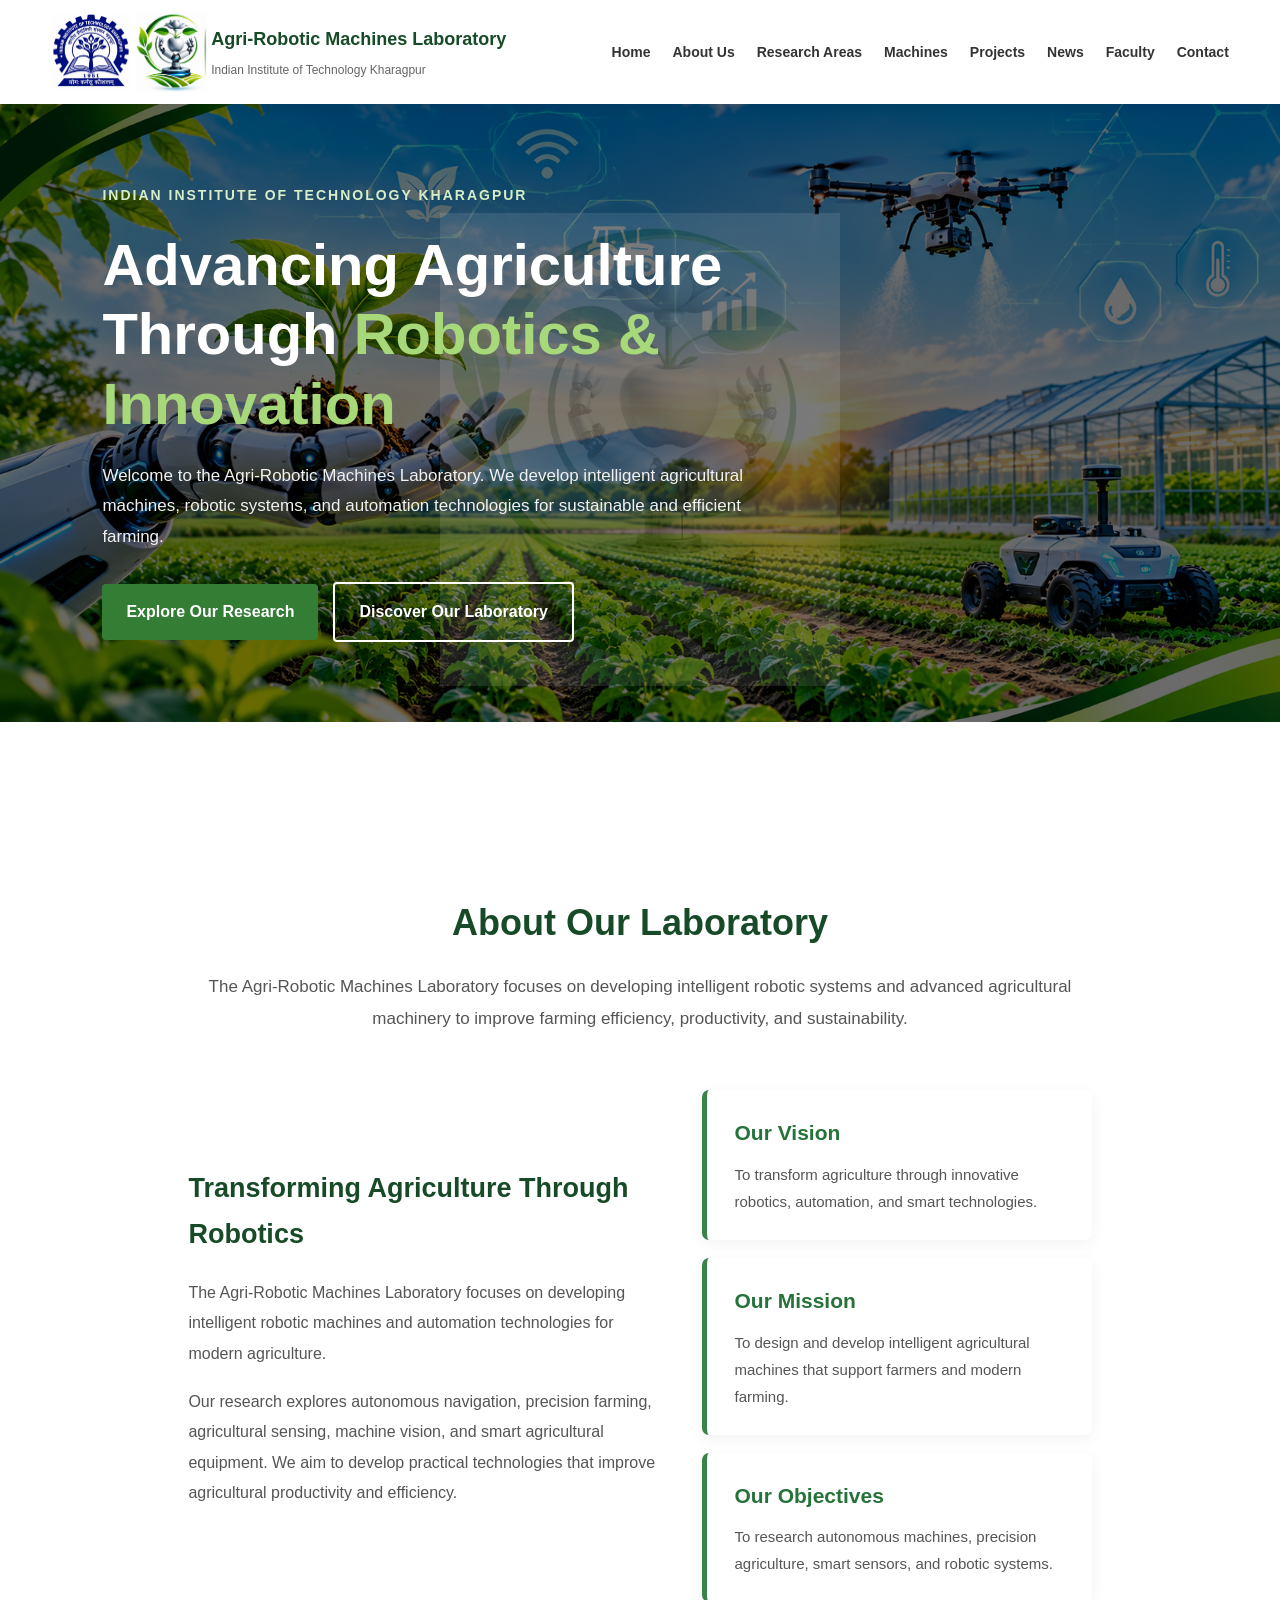
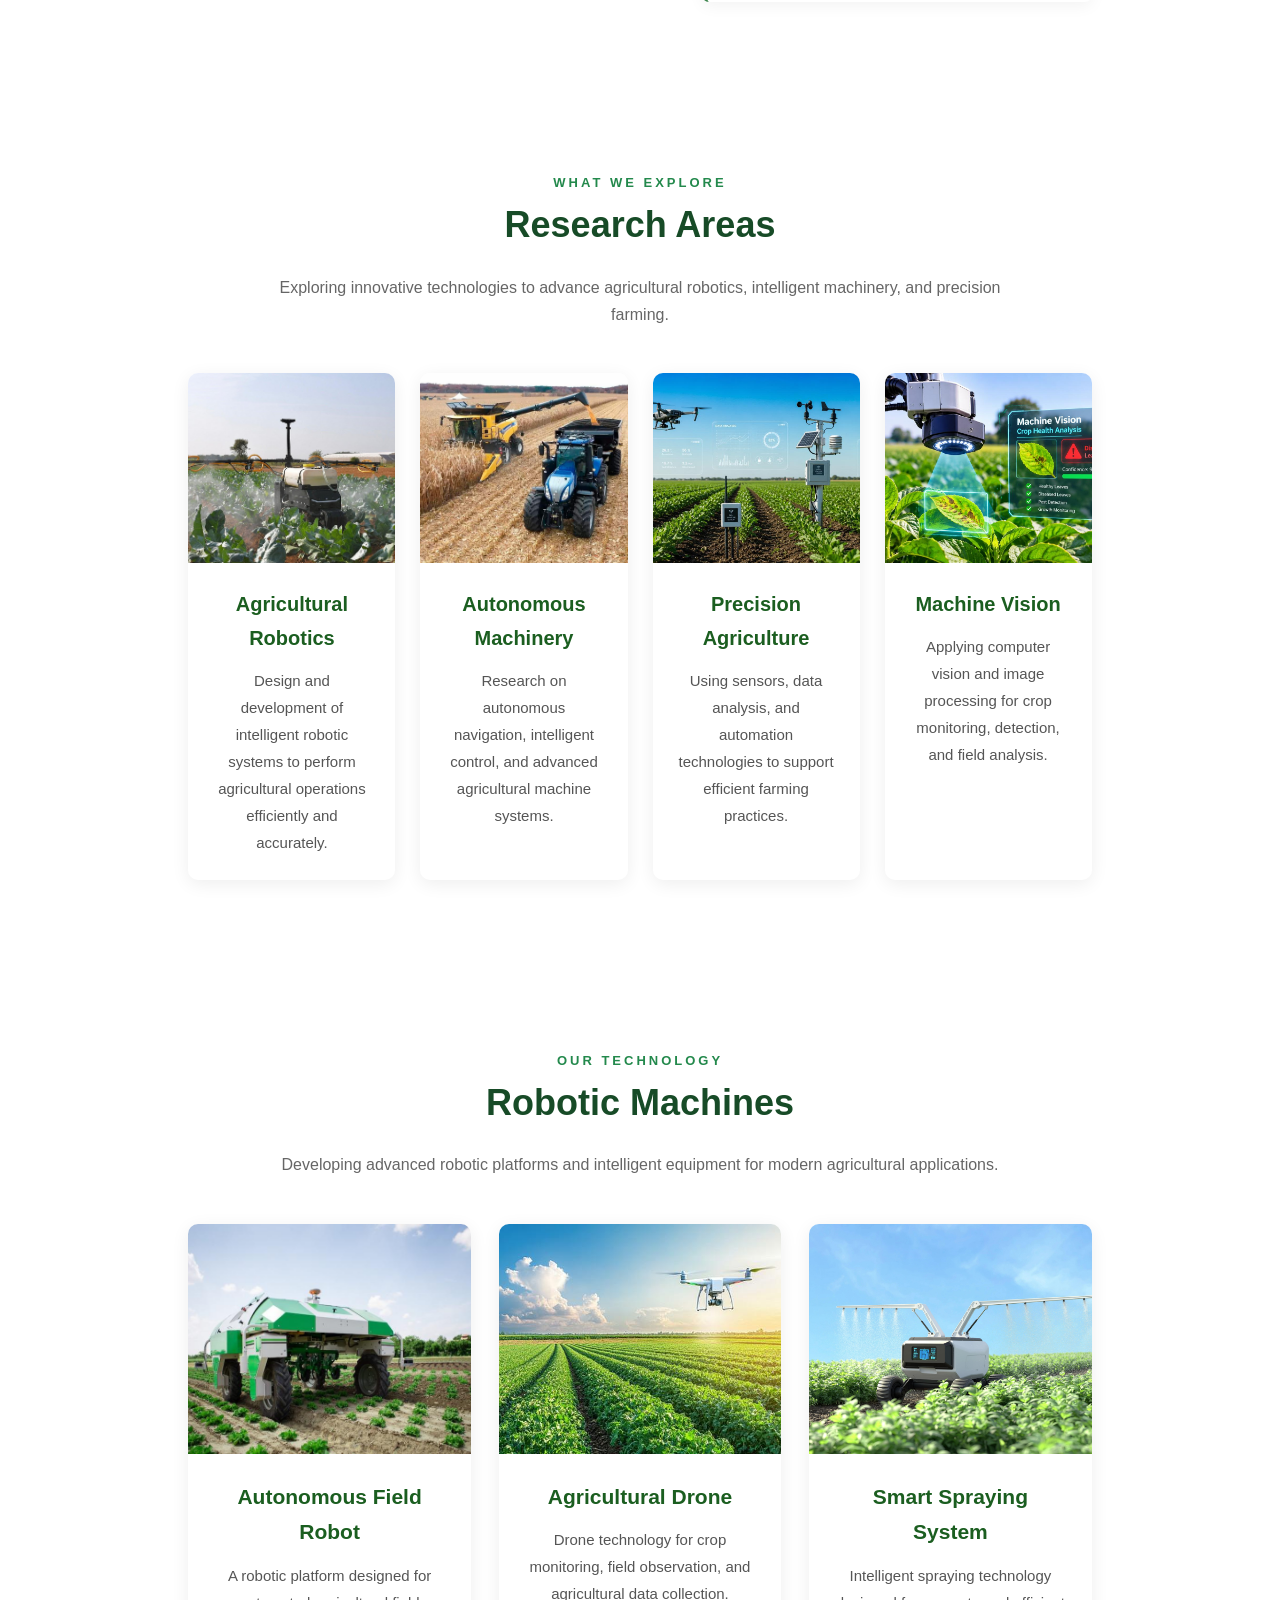
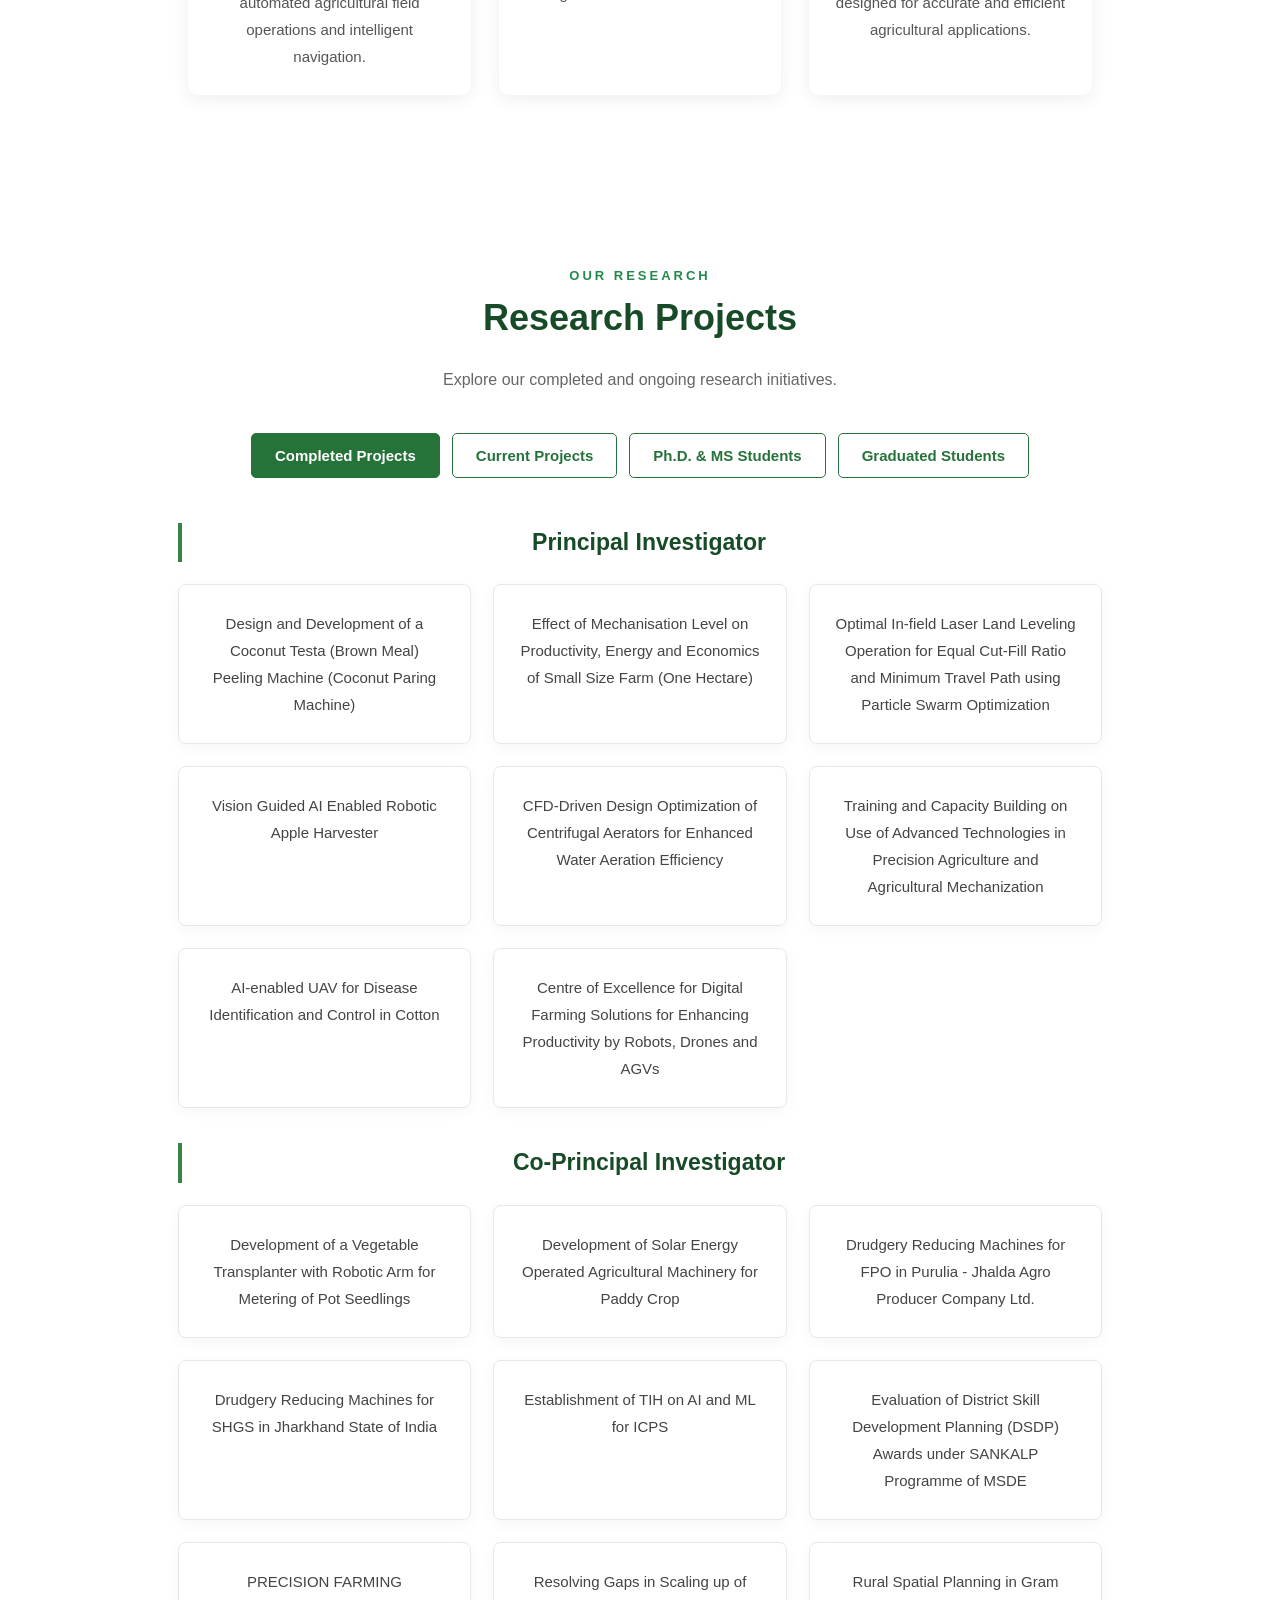
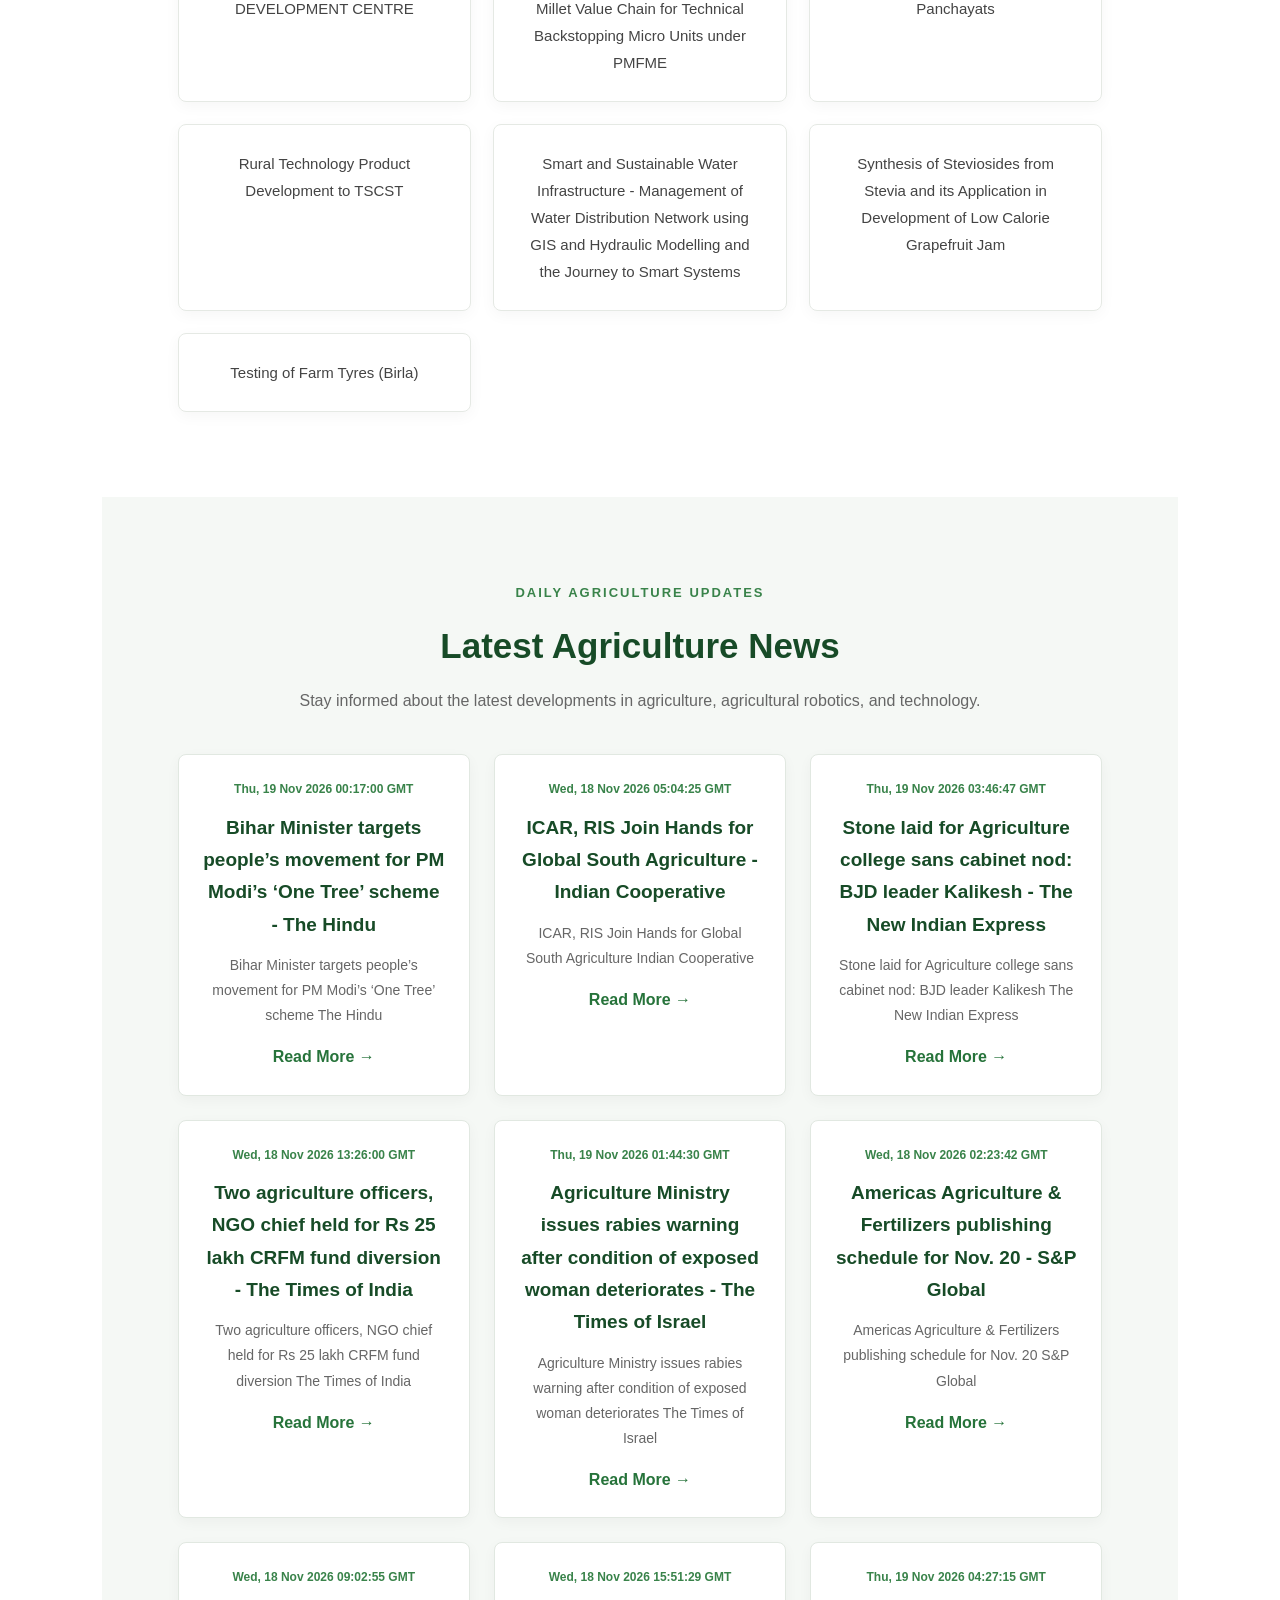
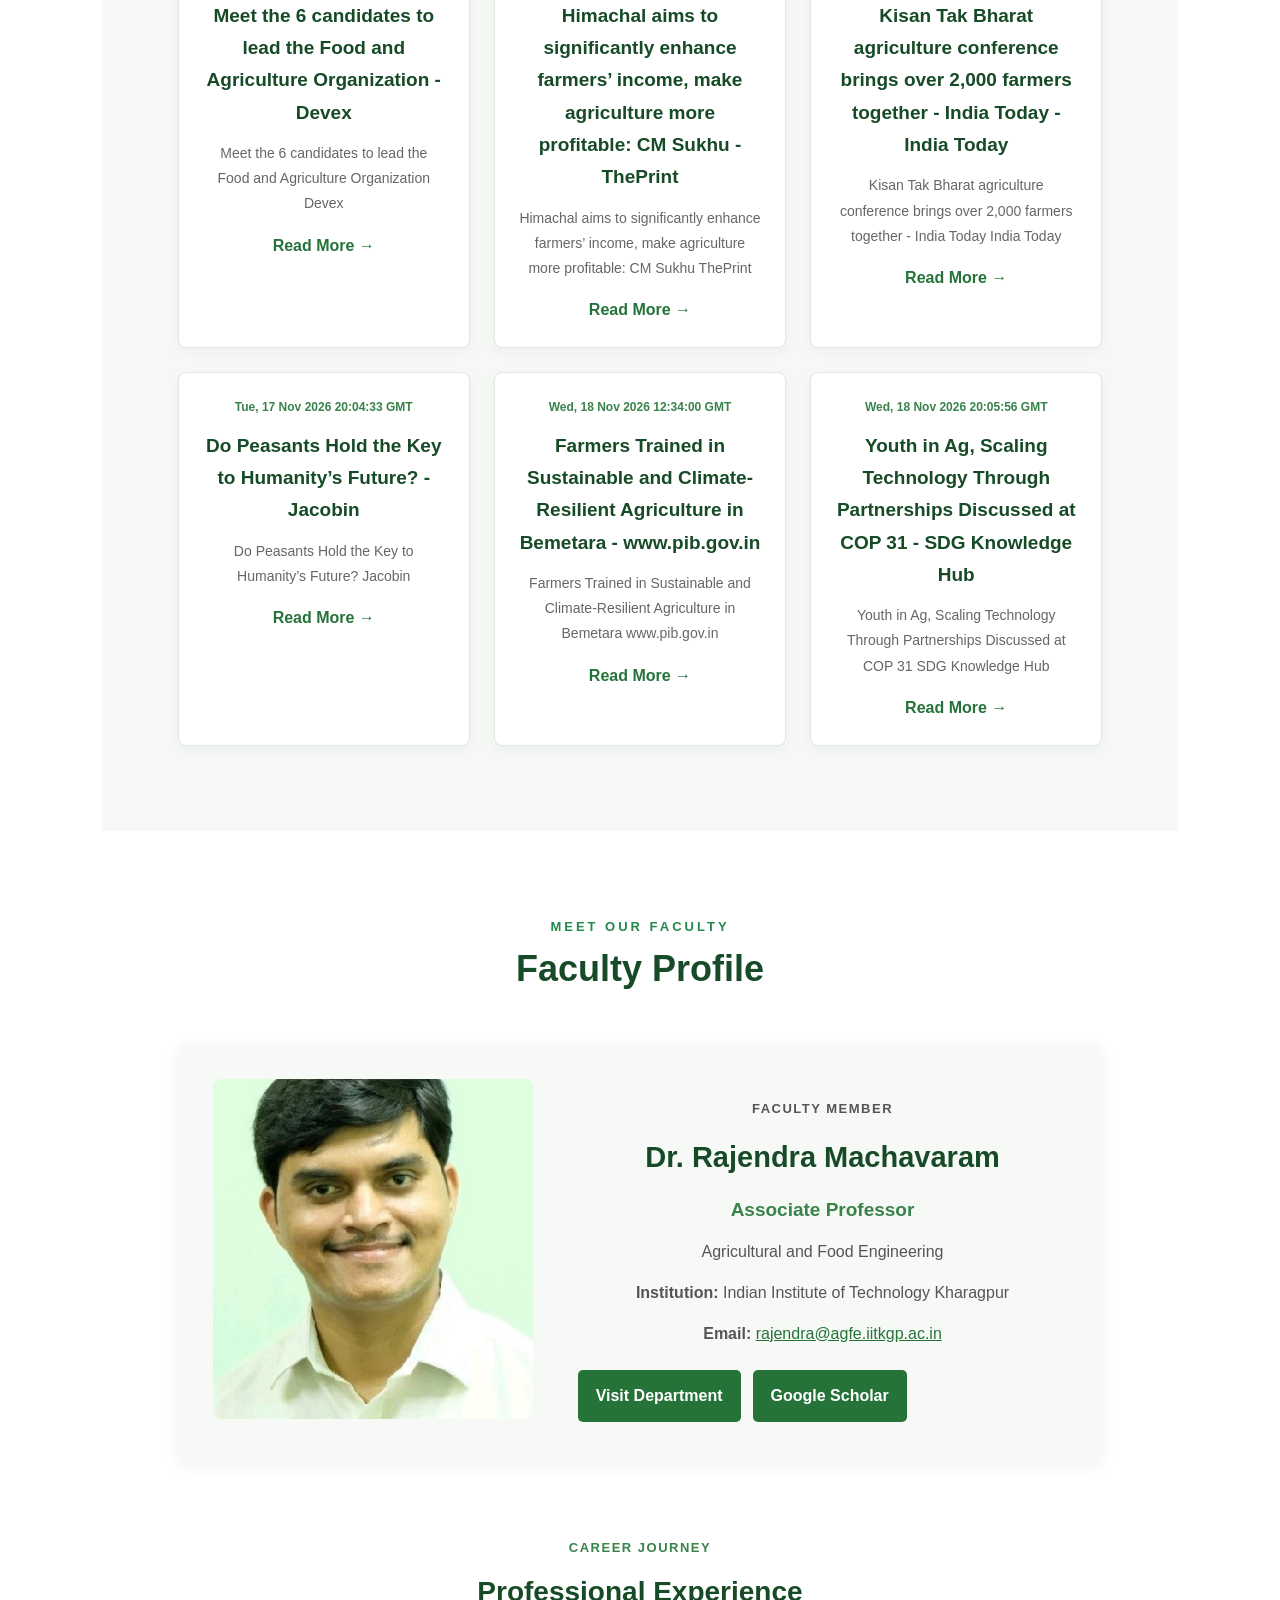
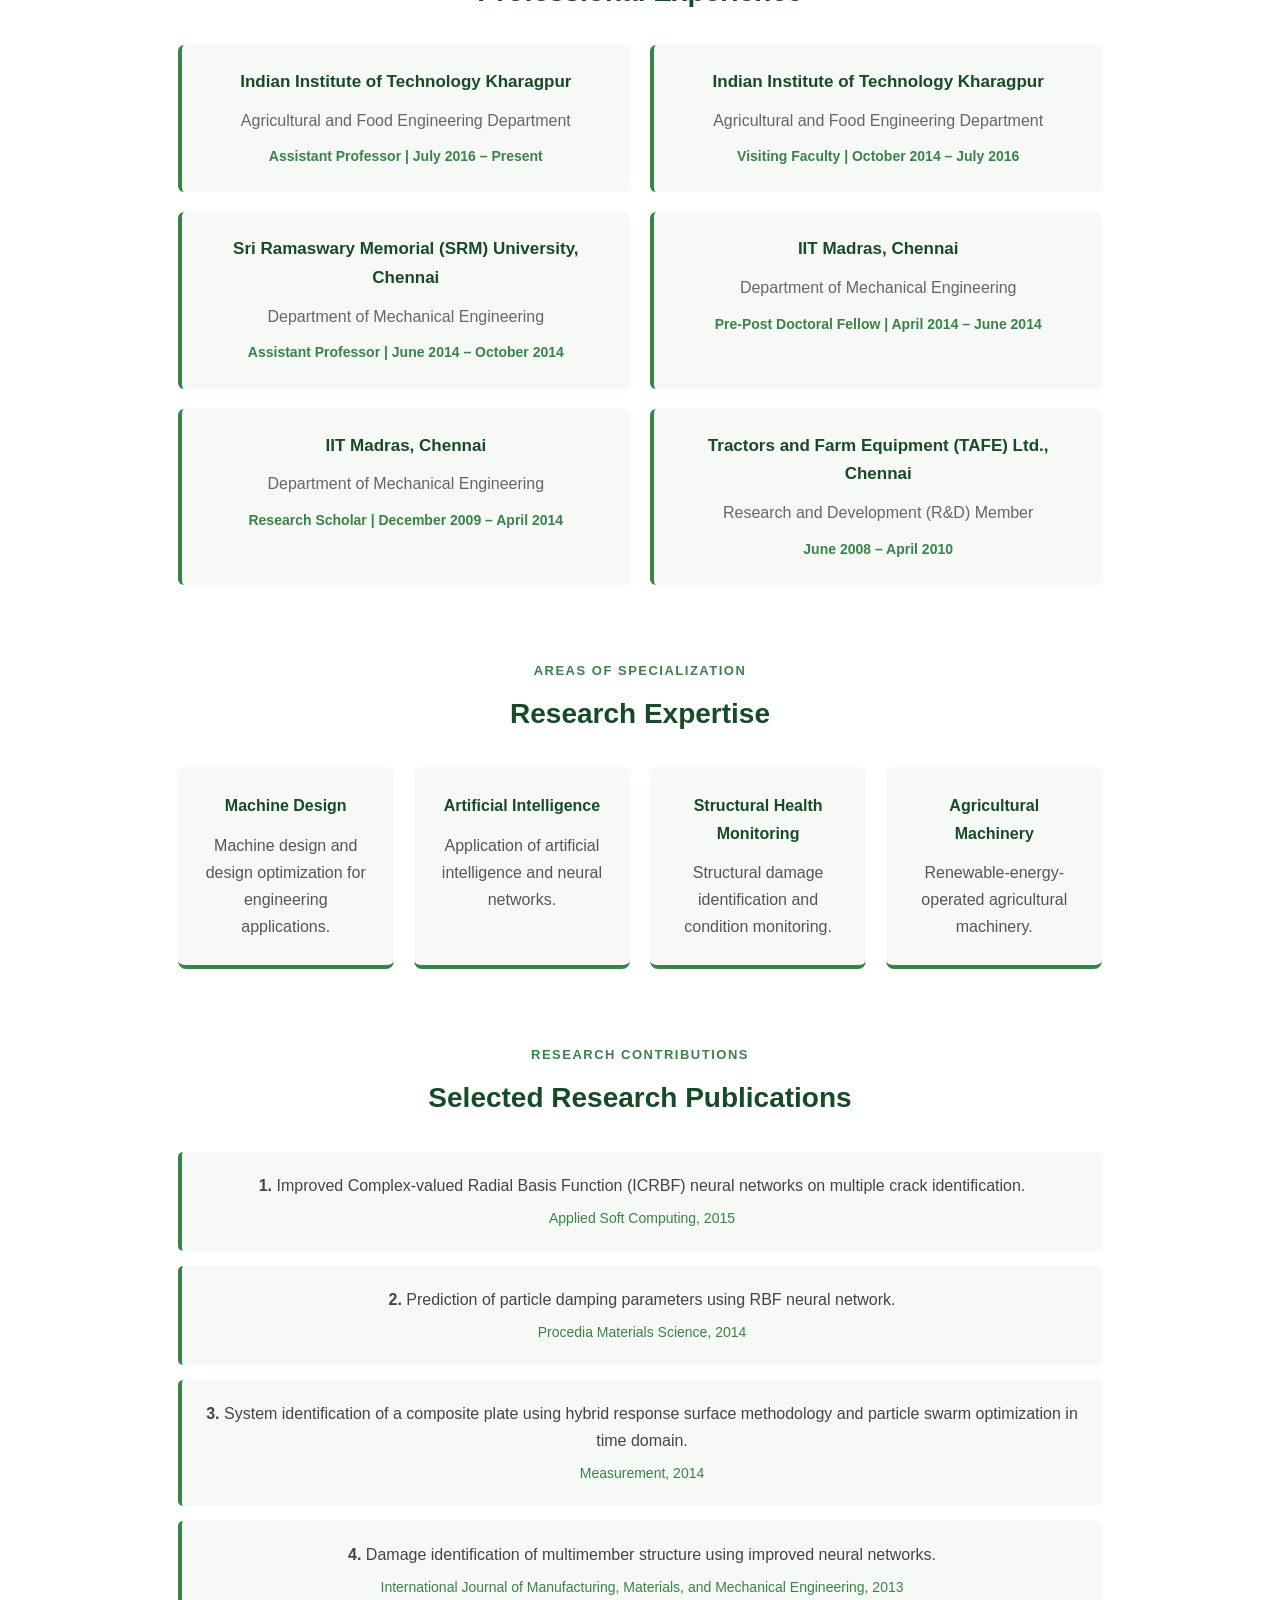
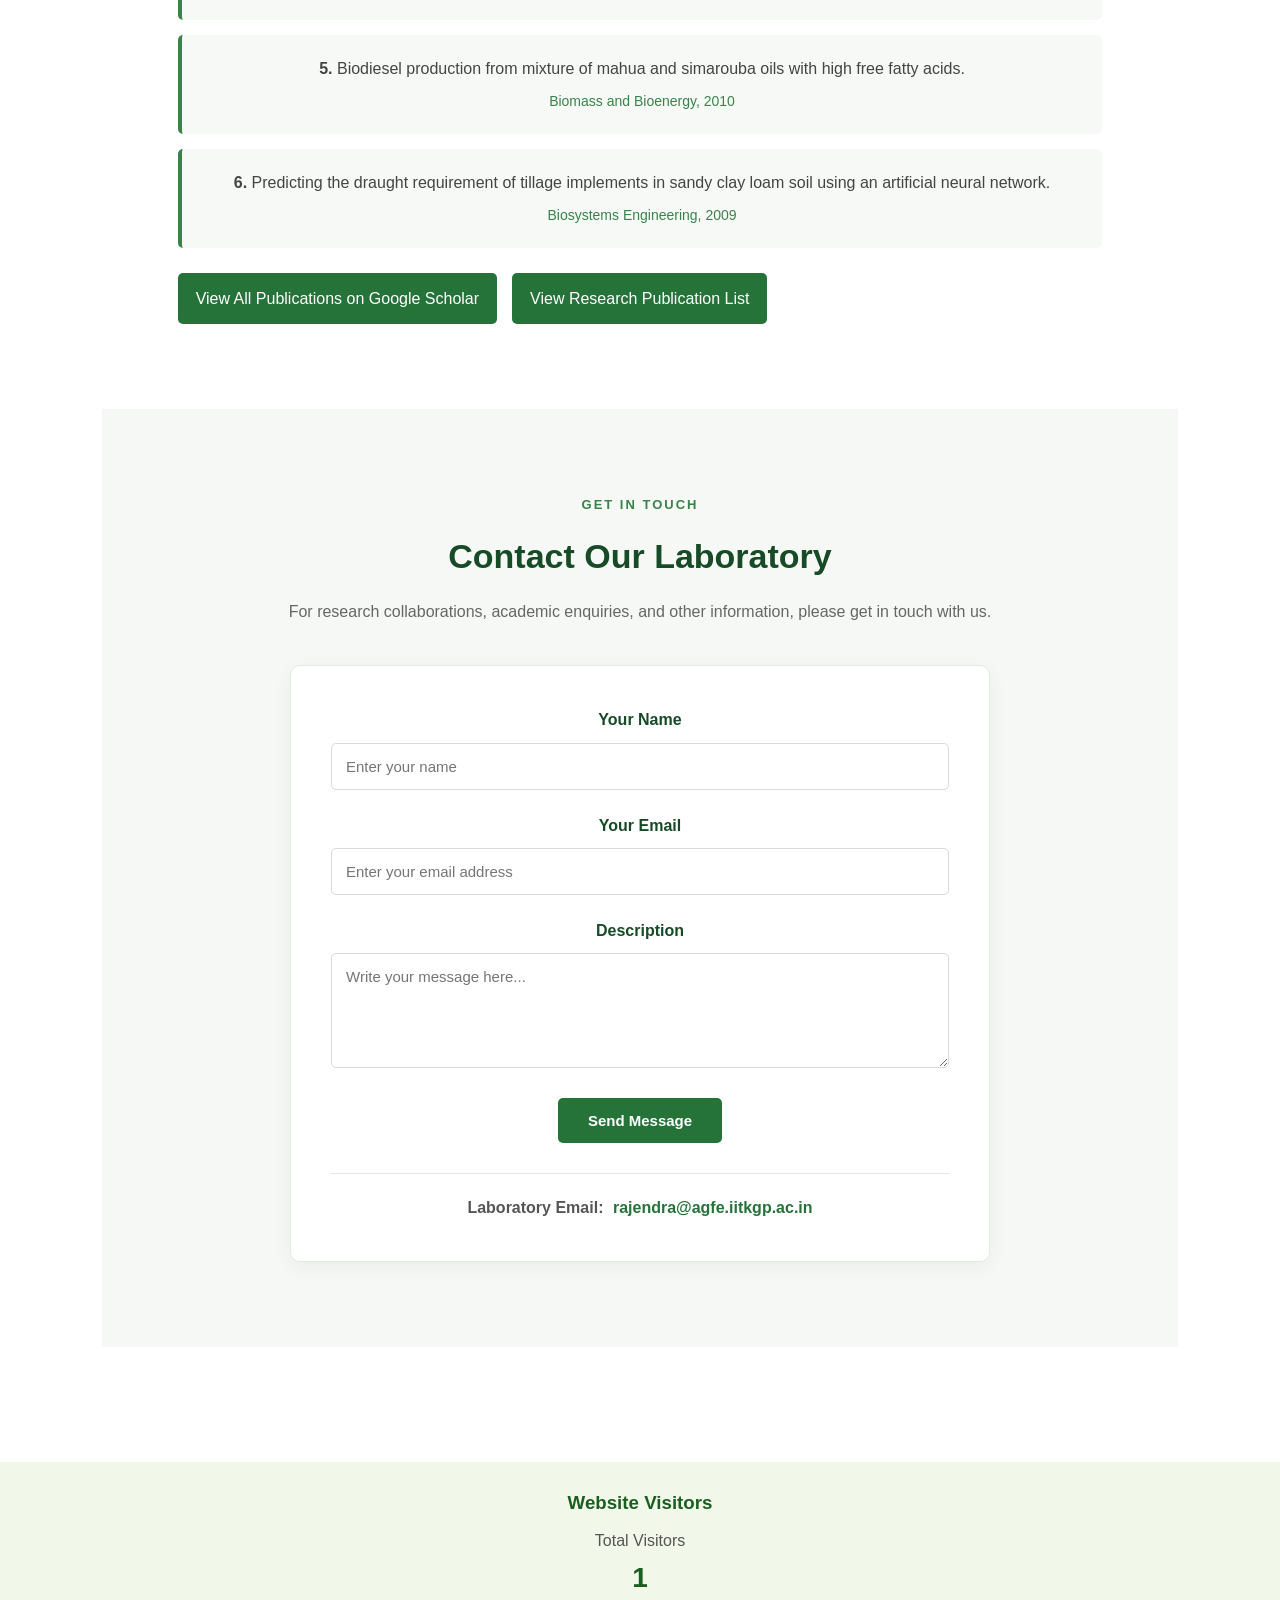
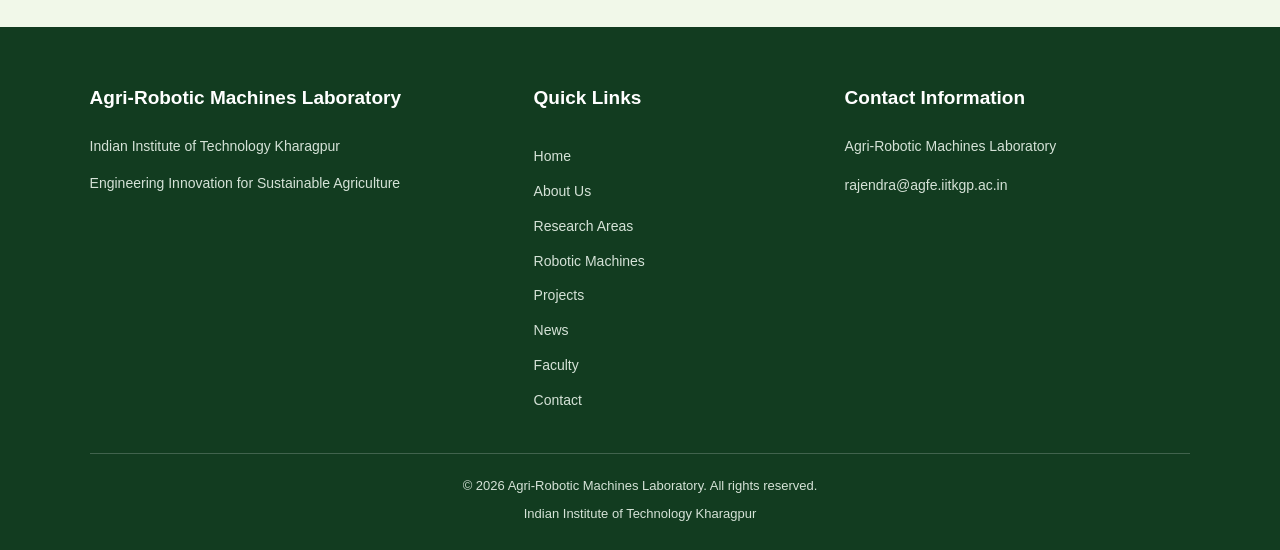
<file: index.html>
<!DOCTYPE html>
<html lang="en">

<head>
    <meta charset="UTF-8">
    <meta name="viewport" content="width=device-width, initial-scale=1.0">

    <title>Agri-Robotic Machines Laboratory</title>

    <link rel="stylesheet" href="style.css">

    <!-- Google Analytics -->
    <script async src="https://www.googletagmanager.com/gtag/js?id=G-37Z14BCY58"></script>
    <script>
        window.dataLayer = window.dataLayer || [];
        function gtag(){dataLayer.push(arguments);}
        gtag('js', new Date());
        gtag('config', 'G-37Z14BCY58');
    </script>

</head>

<body>


<!-- =========================================
     HEADER AND NAVIGATION
========================================= -->

<header class="site-header">
    <nav class="navbar">

        <a href="#home" class="logo">

            <img src="images/iitkgp-logo.png"
                 alt="IIT Kharagpur Logo"
                 class="iit-logo">

            <img src="images/agrm-logo.jpeg"
                 alt="AGRM Laboratory Logo"
                 class="lab-logo">

            <div class="logo-text">
                <span>Agri-Robotic Machines Laboratory</span>
                <small>Indian Institute of Technology Kharagpur</small>
            </div>

        </a>

        <ul class="nav-links">
            <li><a href="#home">Home</a></li>
            <li><a href="#about">About Us</a></li>
            <li><a href="#research">Research Areas</a></li>
            <li><a href="#machines">Machines</a></li>
            <li><a href="#projects">Projects</a></li>
            <li><a href="#news">News</a></li>
            <li><a href="#professor">Faculty</a></li>
            <li><a href="#contact">Contact</a></li>
        </ul>

    </nav>
</header>



<!-- Home Section -->
<section id="home" class="hero">

    <div class="hero-overlay"></div>

    <div class="hero-content">

        <p class="tagline">
            INDIAN INSTITUTE OF TECHNOLOGY KHARAGPUR
        </p>

        <h1>
            Advancing Agriculture<br>
            Through <span>Robotics & Innovation</span>
        </h1>

        <p class="hero-description">
            Welcome to the Agri-Robotic Machines Laboratory.
            We develop intelligent agricultural machines, robotic
            systems, and automation technologies for sustainable
            and efficient farming.
        </p>

        <div class="hero-buttons">
            <a href="#research" class="btn primary">
                Explore Our Research
            </a>

            <a href="#about" class="btn secondary">
                Discover Our Laboratory
            </a>
        </div>

    </div>

</section>

<!-- Start Watermark Area -->
<div class="watermark-area">

    <!-- Single Fixed-Looking Watermark -->
    <div class="watermark-bg"></div>

    <!-- About Section starts here -->
    <section id="about" class="about-section">

    <!-- =====================================
         ABOUT SECTION
    ====================================== -->

    <section id="about" class="about-section">

        <div class="about-container">

            <h2>About Our Laboratory</h2>

            <p class="about-intro">
                The Agri-Robotic Machines Laboratory focuses on
                developing intelligent robotic systems and advanced
                agricultural machinery to improve farming efficiency,
                productivity, and sustainability.
            </p>

            <div class="about-content">

                <div>
                    <h3>Transforming Agriculture Through Robotics</h3>

                    <p>
                        The Agri-Robotic Machines Laboratory focuses on
                        developing intelligent robotic machines and
                        automation technologies for modern agriculture.
                    </p>

                    <p>
                        Our research explores autonomous navigation,
                        precision farming, agricultural sensing,
                        machine vision, and smart agricultural equipment.
                        We aim to develop practical technologies that
                        improve agricultural productivity and efficiency.
                    </p>
                </div>

                <div class="about-cards">

                    <div class="about-card">
                        <h3>Our Vision</h3>
                        <p>
                            To transform agriculture through innovative
                            robotics, automation, and smart technologies.
                        </p>
                    </div>

                    <div class="about-card">
                        <h3>Our Mission</h3>
                        <p>
                            To design and develop intelligent agricultural
                            machines that support farmers and modern farming.
                        </p>
                    </div>

                    <div class="about-card">
                        <h3>Our Objectives</h3>
                        <p>
                            To research autonomous machines, precision
                            agriculture, smart sensors, and robotic systems.
                        </p>
                    </div>

                </div>

            </div>

        </div>

    </section>


    <!-- =====================================
         RESEARCH AREAS SECTION
    ====================================== -->

    <section class="section light" id="research">

        <div class="section-heading">
            <p>WHAT WE EXPLORE</p>
            <h2>Research Areas</h2>

            <span class="research-intro">
                Exploring innovative technologies to advance agricultural
                robotics, intelligent machinery, and precision farming.
            </span>
        </div>

        <div class="research-area-grid">

            <article class="research-area-card">
                <img src="images/agricultural-robotics.jpg"
                     alt="Agricultural robotics research">

                <div class="research-area-content">
                    <h3>Agricultural Robotics</h3>
                    <p>
                        Design and development of intelligent robotic
                        systems to perform agricultural operations
                        efficiently and accurately.
                    </p>
                </div>
            </article>

            <article class="research-area-card">
                <img src="images/autonomous-machinery.jpg"
                     alt="Autonomous agricultural machinery">

                <div class="research-area-content">
                    <h3>Autonomous Machinery</h3>
                    <p>
                        Research on autonomous navigation, intelligent
                        control, and advanced agricultural machine systems.
                    </p>
                </div>
            </article>

            <article class="research-area-card">
                <img src="images/precision-agriculture.jpg"
                     alt="Precision agriculture">

                <div class="research-area-content">
                    <h3>Precision Agriculture</h3>
                    <p>
                        Using sensors, data analysis, and automation
                        technologies to support efficient farming practices.
                    </p>
                </div>
            </article>

            <article class="research-area-card">
                <img src="images/machine-vision.jpg"
                     alt="Machine vision research">

                <div class="research-area-content">
                    <h3>Machine Vision</h3>
                    <p>
                        Applying computer vision and image processing
                        for crop monitoring, detection, and field analysis.
                    </p>
                </div>
            </article>

        </div>

    </section>


    <!-- =====================================
         ROBOTIC MACHINES SECTION
    ====================================== -->

    <section class="section light" id="machines">

        <div class="section-heading">
            <p>OUR TECHNOLOGY</p>
            <h2>Robotic Machines</h2>

            <span class="research-intro">
                Developing advanced robotic platforms and intelligent
                equipment for modern agricultural applications.
            </span>
        </div>

        <div class="machine-grid">

            <article class="machine-card">
                <img src="images/field-robot.jpg"
                     alt="Autonomous field robot">

                <div class="machine-content">
                    <h3>Autonomous Field Robot</h3>
                    <p>
                        A robotic platform designed for automated
                        agricultural field operations and intelligent
                        navigation.
                    </p>
                </div>
            </article>

            <article class="machine-card">
                <img src="images/agricultural-drone.jpg"
                     alt="Agricultural drone">

                <div class="machine-content">
                    <h3>Agricultural Drone</h3>
                    <p>
                        Drone technology for crop monitoring,
                        field observation, and agricultural data collection.
                    </p>
                </div>
            </article>

            <article class="machine-card">
                <img src="images/smart-spraying.jpg"
                     alt="Smart agricultural spraying system">

                <div class="machine-content">
                    <h3>Smart Spraying System</h3>
                    <p>
                        Intelligent spraying technology designed
                        for accurate and efficient agricultural applications.
                    </p>
                </div>
            </article>

        </div>

    </section>


    <!-- =====================================
         PROJECTS SECTION
    ====================================== -->

    <section class="section light" id="projects">

        <div class="section-heading">
            <p>OUR RESEARCH</p>
            <h2>Research Projects</h2>
            <span>Explore our completed and ongoing research initiatives.</span>
        </div>

        <!-- Project navigation tabs -->

        <div class="project-tabs">

            <button class="project-tab active"
                    onclick="showProjects('completed', this)">
                Completed Projects
            </button>

            <button class="project-tab"
                    onclick="showProjects('current', this)">
                Current Projects
            </button>

            <button class="project-tab"
                    onclick="showProjects('students', this)">
                Ph.D. & MS Students
            </button>

            <button class="project-tab"
                    onclick="showProjects('graduated', this)">
                Graduated Students
            </button>

        </div>


        <!-- COMPLETED PROJECTS -->

        <div id="completed" class="project-content active">

            <h3>Principal Investigator</h3>

            <div class="project-grid">

                <div class="project-card">Design and Development of a Coconut Testa (Brown Meal) Peeling Machine (Coconut Paring Machine)</div>

                <div class="project-card">Effect of Mechanisation Level on Productivity, Energy and Economics of Small Size Farm (One Hectare)</div>

                <div class="project-card">Optimal In-field Laser Land Leveling Operation for Equal Cut-Fill Ratio and Minimum Travel Path using Particle Swarm Optimization</div>

                <div class="project-card">Vision Guided AI Enabled Robotic Apple Harvester</div>

                <div class="project-card">CFD-Driven Design Optimization of Centrifugal Aerators for Enhanced Water Aeration Efficiency</div>

                <div class="project-card">Training and Capacity Building on Use of Advanced Technologies in Precision Agriculture and Agricultural Mechanization</div>

                <div class="project-card">AI-enabled UAV for Disease Identification and Control in Cotton</div>

                <div class="project-card">Centre of Excellence for Digital Farming Solutions for Enhancing Productivity by Robots, Drones and AGVs</div>

            </div>

            <h3>Co-Principal Investigator</h3>

            <div class="project-grid">

                <div class="project-card">Development of a Vegetable Transplanter with Robotic Arm for Metering of Pot Seedlings</div>

                <div class="project-card">Development of Solar Energy Operated Agricultural Machinery for Paddy Crop</div>

                <div class="project-card">Drudgery Reducing Machines for FPO in Purulia - Jhalda Agro Producer Company Ltd.</div>

                <div class="project-card">Drudgery Reducing Machines for SHGS in Jharkhand State of India</div>

                <div class="project-card">Establishment of TIH on AI and ML for ICPS</div>

                <div class="project-card">Evaluation of District Skill Development Planning (DSDP) Awards under SANKALP Programme of MSDE</div>

                <div class="project-card">PRECISION FARMING DEVELOPMENT CENTRE</div>

                <div class="project-card">Resolving Gaps in Scaling up of Millet Value Chain for Technical Backstopping Micro Units under PMFME</div>

                <div class="project-card">Rural Spatial Planning in Gram Panchayats</div>

                <div class="project-card">Rural Technology Product Development to TSCST</div>

                <div class="project-card">Smart and Sustainable Water Infrastructure - Management of Water Distribution Network using GIS and Hydraulic Modelling and the Journey to Smart Systems</div>

                <div class="project-card">Synthesis of Steviosides from Stevia and its Application in Development of Low Calorie Grapefruit Jam</div>

                <div class="project-card">Testing of Farm Tyres (Birla)</div>

            </div>

        </div>


        <!-- CURRENT PROJECTS -->

        <div id="current" class="project-content">

            <h3>Principal Investigator</h3>

            <div class="project-grid">

                <div class="project-card">
                    <h4>Design and Development of a Laser Guided Precision Paddy Planting Device</h4>
                    <p><strong>Organization:</strong> LAND OPTIMIZER INTERNATIONAL PRIVATE LIMITED</p>
                </div>

                <div class="project-card">
                    <h4>Design and Development of Smart Machines for Agricultural and Other Applications</h4>
                    <p><strong>Organization:</strong> TRICKSHOT SOLUTIONS PRIVATE LIMITED</p>
                </div>

            </div>

            <h3>Co-Principal Investigator</h3>

            <div class="project-grid">

                <div class="project-card">
                    <h4>Disease Detection and Effective Control using Versatile UAVs and UGVs in Apple Orchard</h4>
                    <p><strong>Organization:</strong> ICAR</p>
                </div>

                <div class="project-card">
                    <h4>PFDC Project</h4>
                    <p><strong>Organization:</strong> The Director of Horticulture Department of Food Processing Industries and Horticulture</p>
                </div>

                <div class="project-card">
                    <h4>Rejuvenation of Millet Production and Processing Through Mechanization</h4>
                    <p><strong>Organization:</strong> Department of Science and Technology (DST)</p>
                </div>

            </div>

        </div>


        <!-- CURRENT Ph.D. AND MS STUDENTS -->

        <div id="students" class="project-content">

            <h3>Ph.D. Students</h3>

            <div class="project-grid">

                <div class="project-card">
                    <h4>Ambuj</h4>
                    <p><strong>Area of Research:</strong> Path Planning Optimization for Agricultural Applications</p>
                </div>

                <div class="project-card">
                    <h4>Arundhati Boruah</h4>
                    <p><strong>Area of Research:</strong> Data Driven Precision Agriculture</p>
                </div>

                <div class="project-card">
                    <h4>Ayan Paul</h4>
                    <p><strong>Area of Research:</strong> Robotic Harvester under Controlled Environment</p>
                </div>

                <div class="project-card">
                    <h4>Basani Nagaraj</h4>
                    <p><strong>Area of Research:</strong> AI enabled Drone Assisted Crop Sprayer</p>
                </div>

                <div class="project-card">
                    <h4>Lilesh</h4>
                    <p><strong>Area of Research:</strong> Not specified</p>
                </div>

                <div class="project-card">
                    <h4>Mihil Rasikbhai Paghadar</h4>
                    <p><strong>Area of Research:</strong> Automation and Mechanization in Precision Agriculture</p>
                </div>

                <div class="project-card">
                    <h4>Pooja Verma</h4>
                    <p><strong>Area of Research:</strong> Computer Vision and Machine Learning Applications for Crop Maturity Determination</p>
                </div>

                <div class="project-card">
                    <h4>Ravi Shankar Singh</h4>
                    <p><strong>Area of Research:</strong> Design and Development of Agricultural Machines</p>
                </div>

                <div class="project-card">
                    <h4>Sudhir Karale</h4>
                    <p><strong>Area of Research:</strong> Food Process Engineering</p>
                </div>

                <div class="project-card">
                    <h4>V Balaji</h4>
                    <p><strong>Area of Research:</strong> Agri-Robotics in Precision Agriculture</p>
                </div>

                <div class="project-card">
                    <h4>Vasudev Kumawat</h4>
                    <p><strong>Area of Research:</strong> Agri-UAVs in Precision Agriculture</p>
                </div>

            </div>

            <h3>MS Students</h3>

            <div class="project-grid">

                <div class="project-card">
                    <h4>Nuha Mohammed Adelkhier Elshiakh</h4>
                    <p><strong>Area of Research:</strong> Agricultural Machinery</p>
                </div>

            </div>

        </div>


        <!-- GRADUATED STUDENTS -->

        <div id="graduated" class="project-content">

            <h3>Ph.D. Students</h3>

            <div class="project-grid">

                <div class="project-card">
                    <h4>Abhishek Ranjan (2025)</h4>
                    <p><strong>Area of Research:</strong> Solar Energy Operated Equipment for Horticultural Crops</p>
                    <p><strong>Thesis Title:</strong> Remotely Operated Fully Automatic Smart Mango Harvester</p>
                </div>

                <div class="project-card">
                    <h4>Bhavya B (2024)</h4>
                    <p><strong>Area of Research:</strong> Food Process Engineering</p>
                    <p><strong>Thesis Title:</strong> Automation of Crack Detection and Grading of Chicken Eggs Using Computer Vision and Robotics</p>
                </div>

                <div class="project-card">
                    <h4>Chaitanya Madhaw Pareek (2024)</h4>
                    <p><strong>Area of Research:</strong> Precision Agriculture and Farm Mechanization</p>
                    <p><strong>Thesis Title:</strong> Development of An Electronically Controlled Precision Planter (E-Planter) for Cotton Crop</p>
                </div>

                <div class="project-card">
                    <h4>Chanchal Gupta (2024)</h4>
                    <p><strong>Area of Research:</strong> Precision Agriculture</p>
                    <p><strong>Thesis Title:</strong> Design and Development of a Self-Propelled Chili Pepper Harvester</p>
                </div>

                <div class="project-card">
                    <h4>Harsh Nagar (2025)</h4>
                    <p><strong>Area of Research:</strong> Artificial Intelligence Applications in Agricultural Mechanisation</p>
                    <p><strong>Thesis Title:</strong> An AI-IoT Based Real-Time Tractor Engine and Field Performance Monitoring cum Advisory System for Optimum Tillage</p>
                </div>

                <div class="project-card">
                    <h4>Jayraj P (2021)</h4>
                    <p><strong>Area of Research:</strong> Aquaculture Equipment Development</p>
                    <p><strong>Thesis Title:</strong> Development of a Small-scale Fish Filleting Machine for Rohu (Labeo rohita) Fish</p>
                </div>

                <div class="project-card">
                    <h4>Neeraj Kumar (2019)</h4>
                    <p><strong>Area of Research:</strong> Energy from biofuels</p>
                    <p><strong>Thesis Title:</strong> Cerium Oxide Nanoparticles Added Water Emulsified Mahua Biodiesel Blend and its Performance in Diesel Engine</p>
                </div>

                <div class="project-card">
                    <h4>Subha Manash Roy (2023)</h4>
                    <p><strong>Area of Research:</strong> Aeration System</p>
                    <p><strong>Thesis Title:</strong> Development of an Efficient Perforated Pooled Circular Stepped Cascade (PPCSC) Aeration System for Sustainable Aquaculture</p>
                </div>

                <div class="project-card">
                    <h4>Vinod Choudhary (2024)</h4>
                    <p><strong>Area of Research:</strong> Design and Development of Agricultural Machines</p>
                    <p><strong>Thesis Title:</strong> Design and Development of a Fully Automatic Paddy Seedling Mat Preparing Machine</p>
                </div>

            </div>

            <h3>MS Students</h3>

            <div class="project-grid">

                <div class="project-card">
                    <h4>William Wachira Mwangi (2025)</h4>
                    <p><strong>Area of Research:</strong> Computer aided design of Agricultural Machines</p>
                    <p><strong>Thesis Title:</strong> Design and Development of a Robotic Arm Gripper for Transplanting Tomato Seedlings</p>
                </div>

            </div>

        </div>

    </section>


    <!-- =====================================
         NEWS AND ANNOUNCEMENTS SECTION
    ====================================== -->

    <section class="section news-section" id="news">

        <div class="section-heading">
            <p>DAILY AGRICULTURE UPDATES</p>
            <h2>Latest Agriculture News</h2>

            <span>
                Stay informed about the latest developments in
                agriculture, agricultural robotics, and technology.
            </span>
        </div>

        <div id="agriculture-news" class="news-grid">
            <p>Loading the latest agriculture news...</p>
        </div>

    </section>


    <!-- =====================================
         FACULTY SECTION
    ====================================== -->

    <section id="professor" class="professor-section">

        <div class="professor-container">

            <div class="section-heading">
                <p>MEET OUR FACULTY</p>
                <h2>Faculty Profile</h2>
            </div>


            <!-- PROFESSOR PROFILE -->

            <div class="professor-card">

                <div class="professor-photo">
                    <img src="images/professor.jpg"
                         alt="Dr. Rajendra Machavaram">
                </div>

                <div class="professor-details">

                    <p class="faculty-label">FACULTY MEMBER</p>

                    <h3>Dr. Rajendra Machavaram</h3>

                    <h4>Associate Professor</h4>

                    <p class="department">
                        Agricultural and Food Engineering
                    </p>

                    <p>
                        <strong>Institution:</strong>
                        Indian Institute of Technology Kharagpur
                    </p>

                    <p>
                        <strong>Email:</strong>
                        <a href="mailto:rajendra@agfe.iitkgp.ac.in">
                            rajendra@agfe.iitkgp.ac.in
                        </a>
                    </p>

                    <div class="faculty-buttons">

                        <a class="department-button"
                           href="https://www.iitkgp.ac.in/department/AG"
                           target="_blank"
                           rel="noopener noreferrer">
                            Visit Department
                        </a>

                        <a class="department-button"
                           href="https://scholar.google.com/citations?user=oOwYL6sAAAAJ&hl=en"
                           target="_blank"
                           rel="noopener noreferrer">
                            Google Scholar
                        </a>

                    </div>

                </div>

            </div>


            <!-- PROFESSIONAL EXPERIENCE -->

            <div class="experience-section">

                <div class="faculty-section-heading">
                    <p>CAREER JOURNEY</p>
                    <h3>Professional Experience</h3>
                </div>

                <div class="experience-grid">

                    <div class="experience-item">
                        <h4>Indian Institute of Technology Kharagpur</h4>
                        <p>Agricultural and Food Engineering Department</p>
                        <span>Assistant Professor | July 2016 – Present</span>
                    </div>

                    <div class="experience-item">
                        <h4>Indian Institute of Technology Kharagpur</h4>
                        <p>Agricultural and Food Engineering Department</p>
                        <span>Visiting Faculty | October 2014 – July 2016</span>
                    </div>

                    <div class="experience-item">
                        <h4>Sri Ramaswary Memorial (SRM) University, Chennai</h4>
                        <p>Department of Mechanical Engineering</p>
                        <span>Assistant Professor | June 2014 – October 2014</span>
                    </div>

                    <div class="experience-item">
                        <h4>IIT Madras, Chennai</h4>
                        <p>Department of Mechanical Engineering</p>
                        <span>Pre-Post Doctoral Fellow | April 2014 – June 2014</span>
                    </div>

                    <div class="experience-item">
                        <h4>IIT Madras, Chennai</h4>
                        <p>Department of Mechanical Engineering</p>
                        <span>Research Scholar | December 2009 – April 2014</span>
                    </div>

                    <div class="experience-item">
                        <h4>Tractors and Farm Equipment (TAFE) Ltd., Chennai</h4>
                        <p>Research and Development (R&D) Member</p>
                        <span>June 2008 – April 2010</span>
                    </div>

                </div>

            </div>


            <!-- RESEARCH EXPERTISE -->

            <div class="research-expertise-section">

                <div class="faculty-section-heading">
                    <p>AREAS OF SPECIALIZATION</p>
                    <h3>Research Expertise</h3>
                </div>

                <div class="research-grid">

                    <div class="research-card">
                        <h4>Machine Design</h4>
                        <p>Machine design and design optimization for engineering applications.</p>
                    </div>

                    <div class="research-card">
                        <h4>Artificial Intelligence</h4>
                        <p>Application of artificial intelligence and neural networks.</p>
                    </div>

                    <div class="research-card">
                        <h4>Structural Health Monitoring</h4>
                        <p>Structural damage identification and condition monitoring.</p>
                    </div>

                    <div class="research-card">
                        <h4>Agricultural Machinery</h4>
                        <p>Renewable-energy-operated agricultural machinery.</p>
                    </div>

                </div>

            </div>


            <!-- SELECTED PUBLICATIONS -->

            <div class="publications-section">

                <div class="faculty-section-heading">
                    <p>RESEARCH CONTRIBUTIONS</p>
                    <h3>Selected Research Publications</h3>
                </div>

                <div class="publication-item">
                    <p><strong>1.</strong> Improved Complex-valued Radial Basis Function (ICRBF) neural networks on multiple crack identification.</p>
                    <span>Applied Soft Computing, 2015</span>
                </div>

                <div class="publication-item">
                    <p><strong>2.</strong> Prediction of particle damping parameters using RBF neural network.</p>
                    <span>Procedia Materials Science, 2014</span>
                </div>

                <div class="publication-item">
                    <p><strong>3.</strong> System identification of a composite plate using hybrid response surface methodology and particle swarm optimization in time domain.</p>
                    <span>Measurement, 2014</span>
                </div>

                <div class="publication-item">
                    <p><strong>4.</strong> Damage identification of multimember structure using improved neural networks.</p>
                    <span>International Journal of Manufacturing, Materials, and Mechanical Engineering, 2013</span>
                </div>

                <div class="publication-item">
                    <p><strong>5.</strong> Biodiesel production from mixture of mahua and simarouba oils with high free fatty acids.</p>
                    <span>Biomass and Bioenergy, 2010</span>
                </div>

                <div class="publication-item">
                    <p><strong>6.</strong> Predicting the draught requirement of tillage implements in sandy clay loam soil using an artificial neural network.</p>
                    <span>Biosystems Engineering, 2009</span>
                </div>

                <div class="publication-links">

                    <a href="https://scholar.google.com/citations?user=oOwYL6sAAAAJ&hl=en"
                       target="_blank"
                       rel="noopener noreferrer">
                        View All Publications on Google Scholar
                    </a>

                    <a href="https://sites.google.com/site/rajendramachavaram/publications"
                       target="_blank"
                       rel="noopener noreferrer">
                        View Research Publication List
                    </a>

                </div>

            </div>

        </div>

    </section>


    <!-- =====================================
         CONTACT SECTION
    ====================================== -->

    <section id="contact" class="contact-section">

        <div class="contact-container">

            <div class="section-heading">
                <p>GET IN TOUCH</p>
                <h2>Contact Our Laboratory</h2>

                <span>
                    For research collaborations, academic enquiries,
                    and other information, please get in touch with us.
                </span>
            </div>

            <div class="contact-form-card">

                <form action="https://formspree.io/f/xoeddzlq"
                      method="POST">

                    <input type="hidden"
                           name="_subject"
                           value="New Contact Message - AGRM Laboratory">

                    <div class="form-group">
                        <label for="name">Your Name</label>

                        <input type="text"
                               id="name"
                               name="name"
                               placeholder="Enter your name"
                               required>
                    </div>

                    <div class="form-group">
                        <label for="email">Your Email</label>

                        <input type="email"
                               id="email"
                               name="email"
                               placeholder="Enter your email address"
                               required>
                    </div>

                    <div class="form-group">
                        <label for="description">Description</label>

                        <textarea id="description"
                                  name="description"
                                  rows="5"
                                  placeholder="Write your message here..."
                                  required></textarea>
                    </div>

                    <button type="submit" class="contact-submit">
                        Send Message
                    </button>

                </form>

                <div class="contact-email">
                    <strong>Laboratory Email:</strong>

                    <a href="mailto:rajendra@agfe.iitkgp.ac.in">
                        rajendra@agfe.iitkgp.ac.in
                    </a>
                </div>

            </div>

        </div>

    </section>


</div>
<!-- =========================================
     END SINGLE WATERMARK AREA
========================================= -->


<!-- =========================================
     VISITOR COUNTER
========================================= -->

<section class="visitor-counter">

    <h3>Website Visitors</h3>
    <p>Total Visitors</p>
    <span id="visitor-count">0</span>

</section>


<!-- =========================================
     FOOTER
========================================= -->

<footer class="site-footer">

    <div class="footer-container">

        <div class="footer-about">
            <h3>Agri-Robotic Machines Laboratory</h3>
            <p>Indian Institute of Technology Kharagpur</p>
            <p>Engineering Innovation for Sustainable Agriculture</p>
        </div>

        <div class="footer-links">
            <h3>Quick Links</h3>

            <a href="#home">Home</a>
            <a href="#about">About Us</a>
            <a href="#research">Research Areas</a>
            <a href="#machines">Robotic Machines</a>
            <a href="#projects">Projects</a>
            <a href="#news">News</a>
            <a href="#professor">Faculty</a>
            <a href="#contact">Contact</a>
        </div>

        <div class="footer-contact">
            <h3>Contact Information</h3>
            <p>Agri-Robotic Machines Laboratory</p>

            <a href="mailto:rajendra@agfe.iitkgp.ac.in">
                rajendra@agfe.iitkgp.ac.in
            </a>
        </div>

    </div>

    <div class="footer-bottom">
        <p>© 2026 Agri-Robotic Machines Laboratory. All rights reserved.</p>
        <p>Indian Institute of Technology Kharagpur</p>
    </div>

</footer>


<!-- =========================================
     JAVASCRIPT FILE
========================================= -->

<script src="script.js"></script>

</body>
</html>
</file>
<file: style.css>
/* =========================================
   1. GLOBAL WEBSITE SETTINGS
========================================= */

* {
    margin: 0;
    padding: 0;
    box-sizing: border-box;
}

html {
    scroll-behavior: smooth;
    overflow-y: auto;
}

body {
    font-family: Arial, sans-serif;
    color: #26352c;
    line-height: 1.7;
    display: block;
    min-height: 100%;
    overflow-x: hidden;
}


/* =========================================
   2. HEADER AND NAVIGATION
========================================= */

.site-header {
    width: 100%;
    background: #ffffff;
    position: sticky;
    top: 0;
    z-index: 1000;
    box-shadow: 0 2px 12px rgba(0,0,0,0.08);
}

.navbar {
    max-width: 1400px;
    min-height: 95px;
    margin: auto;
    padding: 12px 4%;
    display: flex;
    align-items: center;
    justify-content: space-between;
    gap: 25px;
}

/* Laboratory Logo and Name */

.logo {
    display: flex;
    align-items: center;
    justify-content: flex-start;
    gap: 0px;
    text-decoration: none;
    flex-shrink: 0;
    margin-left: -40;
}

.logo .iit-logo,
.logo .lab-logo {
    width: 80px;
    height: 80px;
    object-fit: contain;
    flex-shrink: 0;
}

.logo-text {
    display: flex;
    flex-direction: column;
    justify-content: center;
}

.logo-text span {
    color: #174b27;
    font-size: 18px;
    font-weight: 700;
}

.logo-text small {
    color: #666666;
    font-size: 12px;
    margin-top: 5px;
}

/* Navigation Links */

.nav-links {
    display: flex;
    align-items: center;
    gap: 22px;
    list-style: none;
    margin: 0;
    padding: 0;
}

.nav-links a {
    color: #333333;
    text-decoration: none;
    font-size: 14px;
    font-weight: 600;
    transition: color 0.3s;
}

.nav-links a:hover {
    color: #26833e;
}


/* =========================================
   3. HOME / HERO SECTION
========================================= */

.hero {
    width: 100%;
    min-height: 570px;
    position: relative;
    display: flex;
    align-items: center;
    padding: 80px 8%;

    background:
        linear-gradient(
            rgba(0, 0, 0, 0.58),
            rgba(0, 0, 0, 0.58)
        ),
        url("images/agriculture.jpg") center/cover no-repeat;

    color: #ffffff;
}

.hero-overlay {
    position: absolute;
    inset: 0;
    background: transparent;
}

.hero-content {
    position: relative;
    z-index: 2;
    max-width: 750px;
    color: #ffffff;
    text-align: left;
}

.hero .tagline {
    color: #d7edc8;
    font-size: 14px;
    font-weight: 700;
    letter-spacing: 2px;
    margin-bottom: 22px;
}

.hero h1 {
    color: #ffffff;
    font-size: clamp(36px, 5vw, 58px);
    line-height: 1.2;
    margin-bottom: 22px;
}

.hero h1 span {
    color: #a7d879;
}

.hero-description {
    color: #f1f1f1;
    font-size: 17px;
    line-height: 1.8;
    max-width: 650px;
    margin-bottom: 30px;
}

/* Home Page Buttons */

.hero-buttons {
    display: flex;
    flex-wrap: wrap;
    justify-content: flex-start;
    align-items: center;
    gap: 15px;
}

.hero-buttons .btn {
    display: inline-block;
    padding: 14px 24px;
    border-radius: 4px;
    text-decoration: none;
    font-weight: 600;
    text-align: center;
    min-width: 160px;
}

.hero-buttons .btn.primary {
    background: #347d35;
    color: #ffffff;
}

.hero-buttons .btn.secondary {
    border: 2px solid #ffffff;
    color: #ffffff;
    background: transparent;
}

.hero-buttons .btn:hover {
    opacity: 0.85;
}


/* =========================================
   4. COMMON SECTION SETTINGS
========================================= */

.section {
    width: 100%;
    padding: 85px 8%;
}

.section-heading {
    text-align: center;
    margin-bottom: 45px;
}

.section-heading p {
    color: #23894c;
    letter-spacing: 3px;
    font-weight: bold;
    font-size: 13px;
}

.section-heading h2 {
    font-size: 36px;
    color: #174d30;
}

.section-heading span {
    display: block;
    color: #666666;
    font-size: 16px;
    line-height: 1.7;
    margin-top: 12px;
}
.light {
    background: transparent !important;
}
/* =========================================
   5. ABOUT OUR LABORATORY
========================================= */

.about-section {
    padding: 85px 8%;
    background: transparent;
    text-align: center;
}

.about-container {
    max-width: 1200px;
    margin: auto;
}

.about-section h2 {
    font-size: 36px;
    color: #174b27;
    margin-bottom: 18px;
}

.about-intro {
    max-width: 900px;
    margin: 0 auto 55px;
    color: #555555;
    font-size: 17px;
    line-height: 1.9;
}

.about-content {
    display: grid;
    grid-template-columns: 1.2fr 1fr;
    gap: 45px;
    align-items: center;
    text-align: left;
}

.about-content h3 {
    color: #174b27;
    font-size: 27px;
    margin-bottom: 20px;
}

.about-content p {
    color: #555555;
    font-size: 16px;
    line-height: 1.9;
    margin-bottom: 18px;
}

/* About Vision, Mission and Objectives Cards */

.about-cards {
    display: grid;
    grid-template-columns: 1fr;
    gap: 18px;
}

.about-card {
    background: #ffffff;
    padding: 25px 28px;
    border-left: 5px solid #39834a;
    border-radius: 7px;
    box-shadow: 0 4px 16px rgba(0,0,0,0.05);
    transition: transform 0.3s ease;
}

.about-card:hover {
    transform: translateY(-4px);
}

.about-card h3 {
    color: #26733a;
    font-size: 21px;
    margin-bottom: 10px;
}

.about-card p {
    color: #555555;
    font-size: 15px;
    line-height: 1.8;
    margin: 0;
}


/* =========================================
   6. RESEARCH AREAS
========================================= */

.research-intro {
    display: block;
    max-width: 750px;
    margin: 15px auto 0;
    color: #666666;
    font-size: 16px;
    text-align: center;
}

.research-area-grid {
    max-width: 1250px;
    margin: 45px auto 0;
    display: grid;
    grid-template-columns: repeat(4, 1fr);
    gap: 25px;
}

.research-area-card {
    background: #ffffff;
    border-radius: 10px;
    overflow: hidden;
    box-shadow: 0 4px 18px rgba(0,0,0,0.07);
    transition: transform 0.3s ease,
                box-shadow 0.3s ease;
}

.research-area-card:hover {
    transform: translateY(-7px);
    box-shadow: 0 10px 25px rgba(0,0,0,0.12);
}

.research-area-card img {
    width: 100%;
    height: 190px;
    object-fit: cover;
    display: block;
}

.research-area-content {
    padding: 24px;
}

.research-area-content h3 {
    color: #1b5e20;
    font-size: 20px;
    margin-bottom: 12px;
}

.research-area-content p {
    color: #555555;
    font-size: 15px;
    line-height: 1.8;
}


/* =========================================
   7. ROBOTIC MACHINES
========================================= */

.machine-grid {
    max-width: 1150px;
    margin: 45px auto 0;
    display: grid;
    grid-template-columns: repeat(3, 1fr);
    gap: 28px;
}

.machine-card {
    background: #ffffff;
    border-radius: 10px;
    overflow: hidden;
    box-shadow: 0 4px 18px rgba(0,0,0,0.07);
    transition: transform 0.3s ease,
                box-shadow 0.3s ease;
}

.machine-card:hover {
    transform: translateY(-7px);
    box-shadow: 0 10px 25px rgba(0,0,0,0.12);
}

.machine-card img {
    width: 100%;
    height: 230px;
    object-fit: cover;
    display: block;
}

.machine-content {
    padding: 25px;
}

.machine-content h3 {
    color: #1b5e20;
    font-size: 21px;
    margin-bottom: 12px;
}

.machine-content p {
    color: #555555;
    font-size: 15px;
    line-height: 1.8;
}


/* =========================================
   8. RESEARCH PROJECTS
========================================= */

#projects {
    padding: 85px 7%;
    background: #f7f9f6;
}

#projects .section-heading {
    text-align: center;
    margin-bottom: 40px;
}

#projects .section-heading h2 {
    color: #174b27;
    font-size: 36px;
}

#projects .section-heading span {
    display: block;
    color: #666666;
    margin-top: 12px;
    font-size: 16px;
}

/* Project Navigation Tabs */

.project-tabs {
    display: flex;
    justify-content: center;
    align-items: center;
    flex-wrap: wrap;
    gap: 12px;
    margin: 35px auto 45px;
    width: 100%;
}

.project-tab {
    display: inline-block;
    padding: 13px 23px;
    border: 1px solid #26733a;
    background: #ffffff;
    color: #26733a;
    border-radius: 5px;
    font-size: 15px;
    font-weight: 600;
    cursor: pointer;
    transition: 0.3s;
}

.project-tab:hover,
.project-tab.active {
    background: #26733a;
    color: #ffffff;
}

/* Project Content */

.project-content {
    display: none;
    max-width: 1250px;
    margin: auto;
}

.project-content.active {
    display: block;
    animation: projectFade 0.4s ease;
}

@keyframes projectFade {
    from {
        opacity: 0;
        transform: translateY(10px);
    }

    to {
        opacity: 1;
        transform: translateY(0);
    }
}

.project-content > h3 {
    color: #174b27;
    font-size: 23px;
    margin: 35px 0 22px;
    padding-left: 14px;
    border-left: 4px solid #39834a;
}

/* Project Cards */

.project-grid {
    display: grid;
    grid-template-columns: repeat(3, 1fr);
    gap: 22px;
}

.project-card {
    background: #ffffff;
    padding: 25px;
    border-radius: 8px;
    border: 1px solid #e5e9e4;
    box-shadow: 0 4px 15px rgba(0,0,0,0.04);
    color: #444444;
    font-size: 15px;
    line-height: 1.8;
    transition: 0.3s ease;
}

.project-card:hover {
    transform: translateY(-5px);
    box-shadow: 0 9px 22px rgba(0,0,0,0.09);
    border-color: #39834a;
}

.project-card h4 {
    color: #1b5e20;
    font-size: 17px;
    margin-bottom: 12px;
}

.project-card p {
    color: #555555;
    font-size: 14px;
    margin-top: 8px;
}


/* =========================================
   9. AGRICULTURE NEWS
========================================= */

.news-section {
    padding: 85px 7%;
    background: #f5f8f5;
}

.news-section .section-heading {
    text-align: center;
    margin-bottom: 40px;
}

.news-section .section-heading p {
    color: #39834a;
    font-size: 13px;
    font-weight: 700;
    letter-spacing: 2px;
}

.news-section .section-heading h2 {
    color: #174b27;
    font-size: 35px;
    margin: 12px 0;
}

.news-section .section-heading span {
    color: #666666;
    font-size: 16px;
    line-height: 1.7;
}

.news-grid {
    max-width: 1200px;
    margin: auto;
    display: grid;
    grid-template-columns: repeat(3, 1fr);
    gap: 24px;
}

.news-card {
    background: #ffffff;
    border: 1px solid #e1e8e1;
    border-radius: 8px;
    overflow: hidden;
    box-shadow: 0 4px 14px rgba(0,0,0,0.04);
    transition: 0.3s ease;
}

.news-card:hover {
    transform: translateY(-5px);
    box-shadow: 0 8px 20px rgba(0,0,0,0.08);
}

.news-content {
    padding: 24px;
}

.news-content h3 {
    color: #174b27;
    font-size: 19px;
    margin-bottom: 12px;
}

.news-content p {
    color: #666666;
    font-size: 14px;
    line-height: 1.8;
}

.news-content a {
    display: inline-block;
    margin-top: 15px;
    color: #26733a;
    font-weight: 600;
    text-decoration: none;
}

.news-content a:hover {
    text-decoration: underline;
}

.news-date {
    color: #39834a;
    font-size: 12px;
    font-weight: 700;
    margin-bottom: 12px;
}


/* =========================================
   10. FACULTY PROFILE
========================================= */

.professor-section {
    padding: 85px 7%;
    background: #ffffff;
}

.professor-container {
    max-width: 1200px;
    margin: auto;
}

.professor-section .section-heading {
    text-align: center;
    margin-bottom: 45px;
}

.professor-section .section-heading h2 {
    color: #174b27;
    font-size: 36px;
}

/* Professor Information */

.professor-card {
    display: grid;
    grid-template-columns: 320px 1fr;
    gap: 45px;
    align-items: center;
    background: #f7f9f6;
    padding: 35px;
    border-radius: 10px;
    box-shadow: 0 4px 18px rgba(0,0,0,0.06);
}

.professor-photo img {
    width: 100%;
    height: 340px;
    object-fit: cover;
    border-radius: 8px;
}

.professor-details h3 {
    color: #174b27;
    font-size: 29px;
    margin: 12px 0;
}

.professor-details h4 {
    color: #39834a;
    font-size: 19px;
}

.professor-details p {
    color: #555555;
    line-height: 1.8;
    margin: 12px 0;
}

.professor-details a {
    color: #26733a;
}

.faculty-label,
.faculty-section-heading > p {
    color: #39834a;
    font-size: 13px;
    font-weight: 700;
    letter-spacing: 1.5px;
}

/* Faculty Buttons */

.faculty-buttons {
    display: flex;
    flex-wrap: wrap;
    gap: 12px;
    margin-top: 22px;
}

.department-button {
    display: inline-block;
    padding: 12px 18px;
    background: #26733a;
    color: #ffffff !important;
    text-decoration: none;
    border-radius: 5px;
    font-weight: 600;
}

.department-button:hover {
    background: #174b27;
}

/* Faculty Experience */

.experience-section,
.research-expertise-section,
.publications-section {
    margin-top: 75px;
}

.faculty-section-heading {
    margin-bottom: 30px;
}

.faculty-section-heading h3 {
    color: #174b27;
    font-size: 28px;
    margin-top: 8px;
}

.experience-grid {
    display: grid;
    grid-template-columns: repeat(2, 1fr);
    gap: 20px;
}

.experience-item {
    padding: 23px;
    background: #f7f9f6;
    border-left: 4px solid #39834a;
    border-radius: 6px;
}

.experience-item h4 {
    color: #174b27;
    font-size: 17px;
    margin-bottom: 10px;
}

.experience-item p {
    color: #666666;
    margin-bottom: 8px;
}

.experience-item span {
    color: #39834a;
    font-size: 14px;
    font-weight: 600;
}

/* Research Expertise Cards */

.research-grid {
    display: grid;
    grid-template-columns: repeat(4, 1fr);
    gap: 20px;
}

.research-card {
    padding: 25px;
    background: #f7f9f6;
    border-radius: 8px;
    border-bottom: 4px solid #39834a;
    transition: 0.3s;
}

.research-card:hover {
    transform: translateY(-5px);
}

.research-card h4 {
    color: #174b27;
    margin-bottom: 12px;
}

.research-card p {
    color: #555555;
    line-height: 1.7;
}

/* Selected Publications */

.publication-item {
    padding: 20px 22px;
    margin-bottom: 15px;
    background: #f7f9f6;
    border-left: 4px solid #39834a;
    border-radius: 5px;
}

.publication-item p {
    color: #444444;
    line-height: 1.7;
}

.publication-item span {
    display: block;
    margin-top: 8px;
    color: #39834a;
    font-size: 14px;
}

.publication-links {
    display: flex;
    flex-wrap: wrap;
    gap: 15px;
    margin-top: 25px;
}

.publication-links a {
    padding: 12px 18px;
    background: #26733a;
    color: #ffffff;
    text-decoration: none;
    border-radius: 5px;
}

.publication-links a:hover {
    background: #174b27;
}


/* =========================================
   11. CONTACT SECTION AND FORM
========================================= */

.contact-section {
    padding: 85px 7%;
    background: #f5f8f5;
}

.contact-container {
    max-width: 1100px;
    margin: auto;
}

.contact-section .section-heading {
    text-align: center;
    margin-bottom: 40px;
}

.contact-section .section-heading p {
    color: #39834a;
    font-weight: 700;
    letter-spacing: 2px;
    font-size: 13px;
}

.contact-section .section-heading h2 {
    color: #174b27;
    font-size: 34px;
    margin: 12px 0;
}

.contact-section .section-heading span {
    color: #666666;
    font-size: 16px;
    line-height: 1.7;
}

/* Contact Form Card */

.contact-form-card {
    max-width: 700px;
    margin: auto;
    padding: 40px;
    background: #ffffff;
    border-radius: 10px;
    border: 1px solid #e3e9e3;
    box-shadow: 0 5px 20px rgba(0,0,0,0.05);
}

.form-group {
    margin-bottom: 22px;
}

.form-group label {
    display: block;
    color: #174b27;
    font-weight: 600;
    margin-bottom: 9px;
}

.form-group input,
.form-group textarea {
    width: 100%;
    padding: 14px;
    border: 1px solid #d5ddd5;
    border-radius: 5px;
    font-family: inherit;
    font-size: 15px;
    outline: none;
    box-sizing: border-box;
}

.form-group input:focus,
.form-group textarea:focus {
    border-color: #39834a;
    box-shadow: 0 0 0 2px rgba(57,131,74,0.1);
}

.form-group textarea {
    resize: vertical;
}

/* Send Message Button */

.contact-submit {
    background: #26733a;
    color: #ffffff;
    padding: 14px 30px;
    border: none;
    border-radius: 5px;
    font-size: 15px;
    font-weight: 600;
    cursor: pointer;
    transition: 0.3s;
}

.contact-submit:hover {
    background: #174b27;
}

/* Laboratory Email */

.contact-email {
    margin-top: 30px;
    padding-top: 20px;
    border-top: 1px solid #e5e5e5;
    text-align: center;
    color: #555555;
}

.contact-email a {
    color: #26733a;
    text-decoration: none;
    margin-left: 5px;
    font-weight: 600;
}


/* =========================================
   12. VISITOR COUNTER
========================================= */

.visitor-counter {
    text-align: center;
    padding: 25px;
    background-color: #f1f8e9;
    margin-top: 30px;
}

.visitor-counter h3 {
    color: #1b5e20;
    margin-bottom: 8px;
}

.visitor-counter p {
    color: #555555;
}

.visitor-counter span {
    font-size: 28px;
    font-weight: bold;
    color: #1b5e20;
}


/* =========================================
   13. FOOTER
========================================= */

.site-footer {
    background: #123c20;
    color: #ffffff;
    padding: 55px 7% 20px;
}

.footer-container {
    max-width: 1250px;
    margin: auto;
    display: grid;
    grid-template-columns: 1.5fr 1fr 1.3fr;
    gap: 45px;
}

.site-footer h3 {
    font-size: 19px;
    margin-bottom: 20px;
    color: #ffffff;
}

.site-footer p {
    color: #d5e2d7;
    font-size: 14px;
    line-height: 1.8;
    margin-bottom: 12px;
}

.footer-links {
    display: flex;
    flex-direction: column;
    gap: 11px;
}

.footer-links a,
.footer-contact a {
    color: #d5e2d7;
    font-size: 14px;
    text-decoration: none;
}

.footer-links a:hover,
.footer-contact a:hover {
    color: #a8d5a8;
}

.footer-bottom {
    max-width: 1250px;
    margin: 40px auto 0;
    padding-top: 20px;
    border-top: 1px solid rgba(255,255,255,0.2);
    text-align: center;
}

.footer-bottom p {
    font-size: 13px;
    margin-bottom: 5px;
}

/* WATERMARK AREA */

.watermark-area {
    position: relative;
    isolation: isolate;
}

.watermark-bg {
    position: fixed;
    top: 0;
    left: 0;
    width: 100%;
    height: 100vh;

    background-image: url("images/agrm-watermark.jpeg");
    background-repeat: no-repeat;
    background-position: center;
    background-size: 400px;

    opacity: 0;
    pointer-events: none;
    z-index: 0;
    transition: opacity 0.2s ease;
}
.watermark-bg.watermark-visible {
    opacity: 0.10;
}
.watermark-area > section {
    position: relative;
    z-index: 1;
    background: transparent !important;
}

/* =========================================
   15. RESPONSIVE DESIGN
========================================= */

/* Tablets and smaller laptops */

@media (max-width: 1000px) {

    .research-area-grid {
        grid-template-columns: repeat(2, 1fr);
    }

    .research-grid {
        grid-template-columns: repeat(2, 1fr);
    }

    .project-grid {
        grid-template-columns: repeat(2, 1fr);
    }
}

@media (max-width: 900px) {

    .navbar {
        flex-wrap: wrap;
        justify-content: center;
    }

    .nav-links {
        justify-content: center;
        flex-wrap: wrap;
        gap: 15px;
    }

    .about-content {
        grid-template-columns: 1fr;
        gap: 30px;
    }

    .machine-grid {
        grid-template-columns: repeat(2, 1fr);
    }

    .professor-card {
        grid-template-columns: 1fr;
    }

    .professor-photo {
        max-width: 320px;
    }

    .news-grid {
        grid-template-columns: repeat(2, 1fr);
    }
}


/* Mobile screens */

@media (max-width: 600px) {

    .hero {
        min-height: 500px;
        padding: 60px 6%;
    }

    .hero-description {
        font-size: 15px;
    }

    .hero-buttons {
        flex-direction: column;
        align-items: flex-start;
    }

    .hero-buttons .btn {
        width: 100%;
    }

    .section {
        padding: 60px 5%;
    }

    .about-section {
        padding: 60px 5%;
    }

    .about-section h2,
    .section-heading h2 {
        font-size: 29px;
    }

    .research-area-grid,
    .machine-grid,
    .project-grid,
    .news-grid,
    .experience-grid,
    .research-grid {
        grid-template-columns: 1fr;
    }

    .project-tabs {
        flex-direction: column;
    }

    .project-tab {
        width: 100%;
    }

    #projects {
        padding: 60px 5%;
    }

    .professor-section {
        padding: 60px 5%;
    }

    .professor-card {
        grid-template-columns: 1fr;
        padding: 22px;
        text-align: center;
    }

    .professor-photo {
        max-width: 250px;
        margin: auto;
    }

    .professor-photo img {
        height: 260px;
    }

    .professor-details h3 {
        font-size: 24px;
    }

    .faculty-buttons {
        justify-content: center;
    }

    .contact-section {
        padding: 60px 5%;
    }

    .contact-form-card {
        padding: 25px 18px;
    }

    .contact-email a {
        display: block;
        margin: 8px 0 0;
    }

    .news-section {
        padding: 60px 5%;
    }

    .news-section .section-heading h2 {
        font-size: 28px;
    }

    .footer-container {
        grid-template-columns: 1fr;
        gap: 30px;
    }

    .site-footer {
        padding: 45px 6% 20px;
    }
}
</file>
